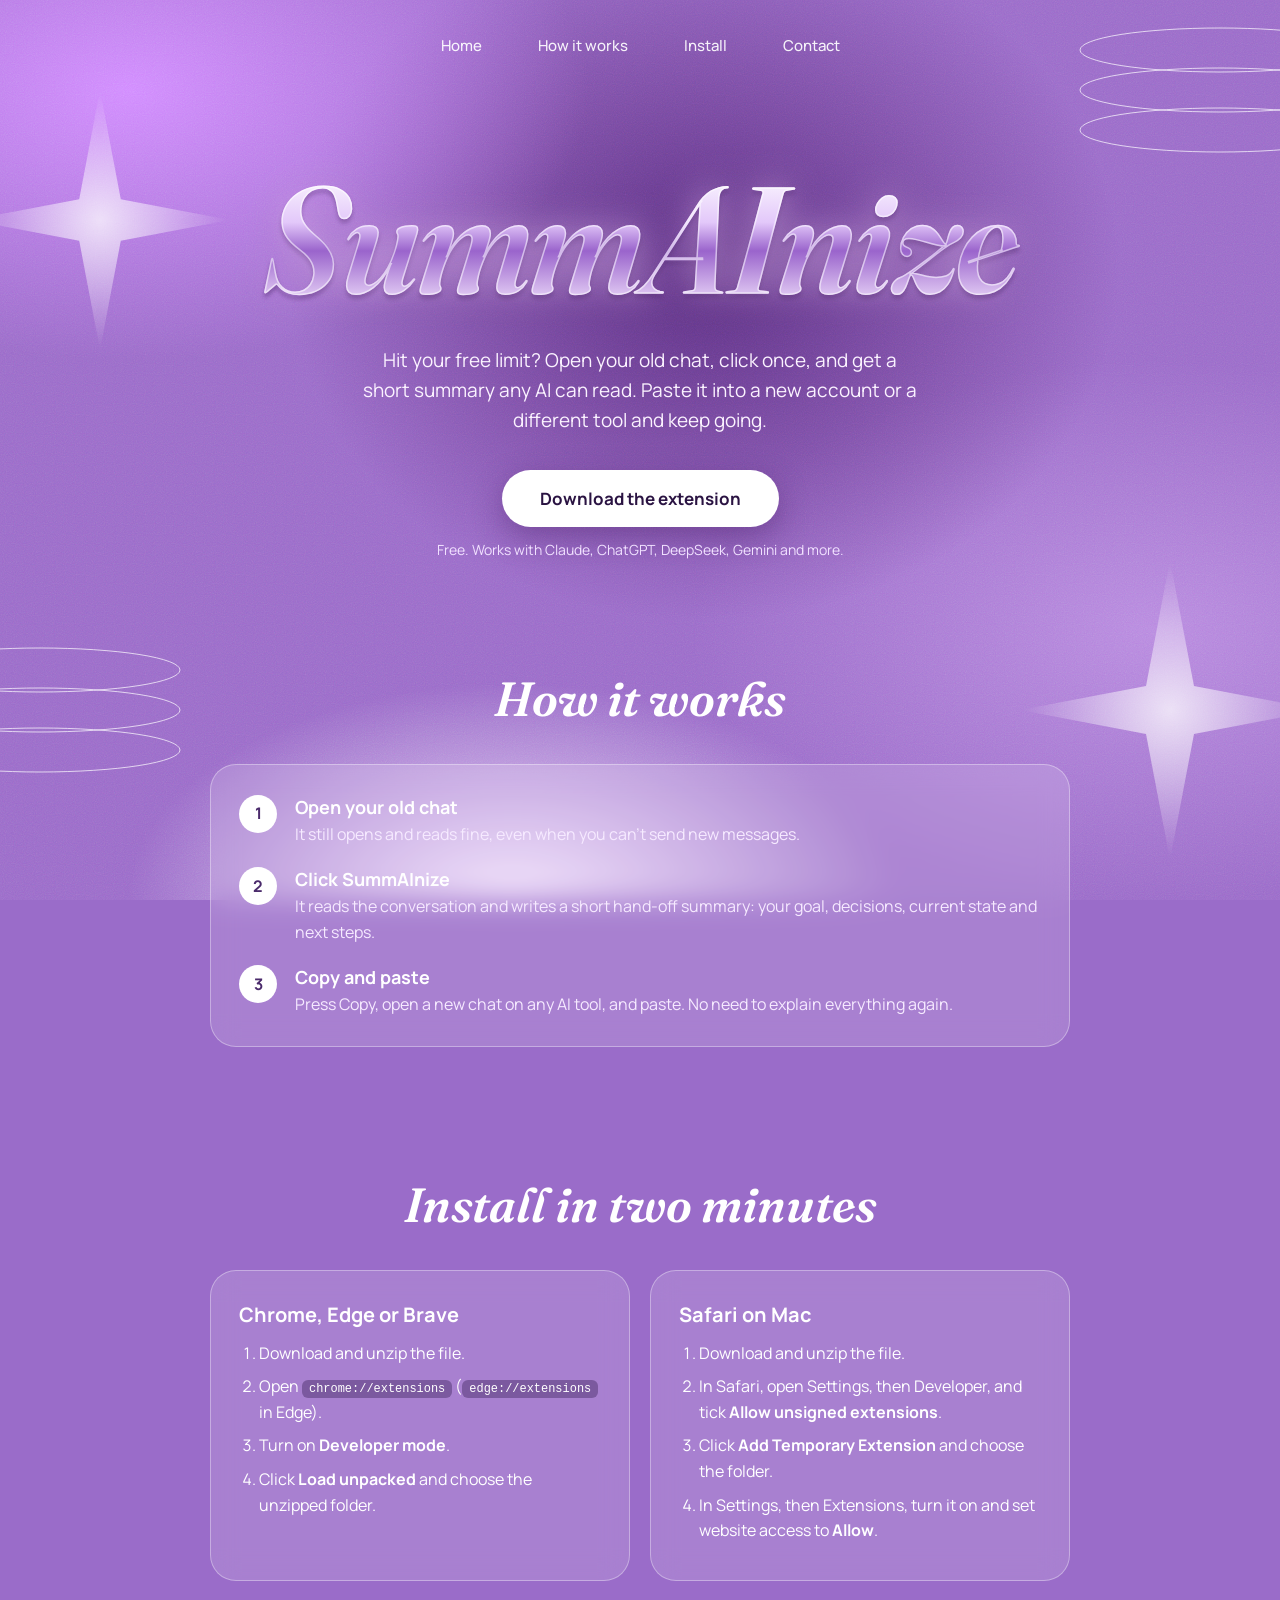
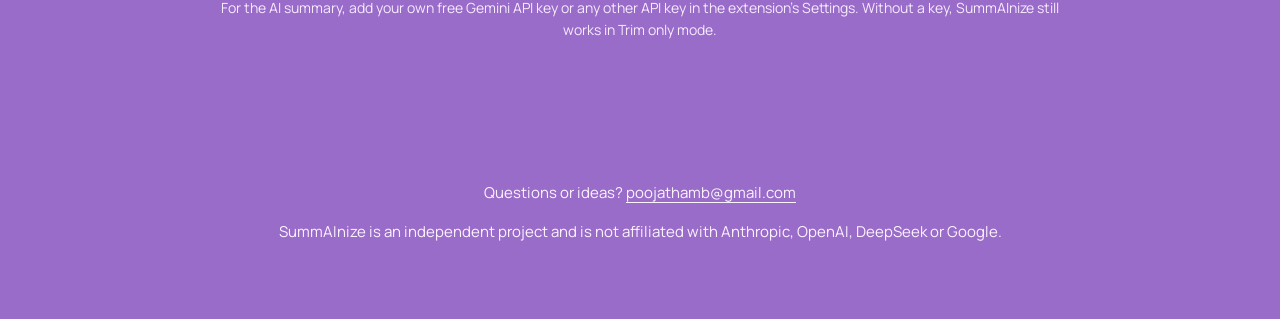
<file: Website/index.html>
<!doctype html>
<html lang="en">
<head>
<meta charset="utf-8">
<meta name="viewport" content="width=device-width, initial-scale=1">
<title>SummAInize – carry your AI chat to any account</title>
<meta name="description" content="SummAInize turns your current AI chat into a short summary you can paste into Claude, ChatGPT, DeepSeek or any other AI tool.">
<link rel="preconnect" href="https://fonts.googleapis.com">
<link rel="preconnect" href="https://fonts.gstatic.com" crossorigin>
<link href="https://fonts.googleapis.com/css2?family=Fraunces:ital,opsz,wght@1,9..144,600&family=Manrope:wght@400;500;700&display=swap" rel="stylesheet">
<style>
:root{
  --deep:#4a2a6b; --mid:#8e5fc0; --lilac:#c79af0; --pale:#f0defc; --ink:#2a1342; --white:#fff;
}
*{box-sizing:border-box}
html{scroll-behavior:smooth}
body{
  margin:0; font-family:Manrope,system-ui,sans-serif; color:var(--white); line-height:1.6;
  background:
    radial-gradient(60% 50% at 10% 10%, #d28cff 0%, transparent 60%),
    radial-gradient(50% 60% at 55% 30%, #5b2f80 0%, transparent 65%),
    radial-gradient(60% 50% at 90% 70%, #b98be0 0%, transparent 60%),
    radial-gradient(50% 40% at 40% 100%, #f0defc 0%, transparent 60%),
    #9a6cc9;
  background-attachment:fixed;
  min-height:100vh; overflow-x:hidden; position:relative;
}
/* film grain */
body::before{
  content:""; position:fixed; inset:0; pointer-events:none; opacity:.22; mix-blend-mode:overlay; z-index:0;
  background-image:url("data:image/svg+xml;utf8,<svg xmlns='http://www.w3.org/2000/svg' width='160' height='160'><filter id='n'><feTurbulence type='fractalNoise' baseFrequency='.9' numOctaves='2'/></filter><rect width='100%' height='100%' filter='url(%23n)'/></svg>");
}
.deco{position:absolute; pointer-events:none; z-index:0}
.star{width:260px;height:260px;background:radial-gradient(circle, #fff 0%, rgba(255,255,255,.0) 70%);
  clip-path:polygon(50% 0,58% 42%,100% 50%,58% 58%,50% 100%,42% 58%,0 50%,42% 42%);opacity:.75;filter:blur(1px)}
.s1{top:90px;left:-30px}
.s2{top:560px;right:-40px;width:300px;height:300px}
.rings{width:300px;height:140px}
.r1{top:20px;right:-90px}
.r2{top:640px;left:-110px}
main,header,footer{position:relative;z-index:1}
a{color:inherit}
:focus-visible{outline:3px solid var(--white);outline-offset:3px;border-radius:6px}

header nav{display:flex;justify-content:center;gap:clamp(18px,5vw,56px);padding:34px 20px 0;font-size:15px;font-weight:500}
header nav a{text-decoration:none;opacity:.92}
header nav a:hover{opacity:1;text-decoration:underline;text-underline-offset:6px}

.hero{text-align:center;padding:clamp(50px,9vw,110px) 20px 40px;max-width:980px;margin:0 auto}
h1{
  font-family:Fraunces,Georgia,serif;font-style:italic;font-weight:600;
  font-size:clamp(54px,13vw,150px);line-height:.95;margin:0;letter-spacing:-.01em;
  background:linear-gradient(180deg,#fff 0%,#e3c8fa 38%,#9a64cc 58%,#f6e8ff 100%);
  -webkit-background-clip:text;background-clip:text;color:transparent;
  -webkit-text-stroke:1.5px rgba(255,255,255,.55);
  filter:drop-shadow(0 0 18px rgba(240,200,255,.65)) drop-shadow(0 4px 2px rgba(60,20,90,.45));
}
.lede{max-width:560px;margin:34px auto 0;font-size:clamp(16px,2.2vw,19px);color:#fbf3ff}
.cta{margin-top:34px;display:flex;flex-direction:column;align-items:center;gap:12px}
.btn{
  display:inline-block;background:var(--white);color:var(--ink);font-weight:700;font-size:17px;
  padding:15px 38px;border-radius:999px;text-decoration:none;
  box-shadow:0 10px 30px rgba(60,20,90,.35);transition:transform .15s, box-shadow .15s;
}
.btn:hover{transform:translateY(-2px);box-shadow:0 14px 34px rgba(60,20,90,.45)}
.note{font-size:14px;color:#f1e1ff;margin:0}

section{max-width:900px;margin:0 auto;padding:60px 20px}
h2{font-family:Fraunces,Georgia,serif;font-style:italic;font-weight:600;font-size:clamp(32px,5vw,48px);margin:0 0 26px;text-align:center}
.glass{
  background:rgba(255,255,255,.14);border:1px solid rgba(255,255,255,.35);
  backdrop-filter:blur(14px);-webkit-backdrop-filter:blur(14px);border-radius:26px;padding:28px;
}
ol.steps{list-style:none;margin:0;padding:0;display:grid;gap:18px;counter-reset:s}
ol.steps li{counter-increment:s;display:flex;gap:18px;align-items:flex-start}
ol.steps li::before{
  content:counter(s);flex:none;width:38px;height:38px;border-radius:50%;
  background:var(--white);color:var(--deep);font-weight:700;display:grid;place-items:center;margin-top:2px;
}
ol.steps strong{display:block;font-size:18px}
ol.steps span{color:#f6eaff}

.cols{display:grid;grid-template-columns:repeat(auto-fit,minmax(300px,1fr));gap:20px}
.cols h3{margin:0 0 10px;font-size:20px}
.cols ol{margin:0;padding-left:20px}
.cols li{margin-bottom:8px}
code{background:rgba(42,19,66,.35);padding:2px 7px;border-radius:6px;font-size:.92em}
.small{font-size:14px;color:#f6eaff;margin-top:16px}

footer{text-align:center;padding:50px 20px 60px;font-size:15px;color:#fbf3ff}
footer a{text-underline-offset:4px}

@media (max-width:640px){.star{opacity:.5}.glass{padding:22px}}
@media (prefers-reduced-motion:reduce){*{transition:none!important;scroll-behavior:auto!important}}
</style>
</head>
<body>

<div class="deco star s1" aria-hidden="true"></div>
<div class="deco star s2" aria-hidden="true"></div>
<svg class="deco rings r1" viewBox="0 0 300 140" fill="none" stroke="#fff" stroke-opacity=".7" aria-hidden="true">
  <ellipse cx="150" cy="30" rx="140" ry="22"/><ellipse cx="150" cy="70" rx="140" ry="22"/><ellipse cx="150" cy="110" rx="140" ry="22"/>
</svg>
<svg class="deco rings r2" viewBox="0 0 300 140" fill="none" stroke="#fff" stroke-opacity=".7" aria-hidden="true">
  <ellipse cx="150" cy="30" rx="140" ry="22"/><ellipse cx="150" cy="70" rx="140" ry="22"/><ellipse cx="150" cy="110" rx="140" ry="22"/>
</svg>

<header>
  <nav aria-label="Main">
    <a href="#top">Home</a>
    <a href="#how">How it works</a>
    <a href="#install">Install</a>
    <a href="#contact">Contact</a>
  </nav>
</header>

<main id="top">
  <div class="hero">
    <h1>SummAInize</h1>
    <p class="lede">Hit your free limit? Open your old chat, click once, and get a short summary any AI can read. Paste it into a new account or a different tool and keep going.</p>
    <div class="cta">
      <!-- Put SummAInize.zip in the same folder as this page -->
      <a class="btn" href="SummAInize-Extension.zip" download>Download the extension</a>
      <p class="note">Free. Works with Claude, ChatGPT, DeepSeek, Gemini and more.</p>
    </div>
  </div>

  <section id="how">
    <h2>How it works</h2>
    <div class="glass">
      <ol class="steps">
        <li><div><strong>Open your old chat</strong><span>It still opens and reads fine, even when you can’t send new messages.</span></div></li>
        <li><div><strong>Click SummAInize</strong><span>It reads the conversation and writes a short hand-off summary: your goal, decisions, current state and next steps.</span></div></li>
        <li><div><strong>Copy and paste</strong><span>Press Copy, open a new chat on any AI tool, and paste. No need to explain everything again.</span></div></li>
      </ol>
    </div>
  </section>

  <section id="install">
    <h2>Install in two minutes</h2>
    <div class="cols">
      <div class="glass">
        <h3>Chrome, Edge or Brave</h3>
        <ol>
          <li>Download and unzip the file.</li>
          <li>Open <code>chrome://extensions</code> (<code>edge://extensions</code> in Edge).</li>
          <li>Turn on <strong>Developer mode</strong>.</li>
          <li>Click <strong>Load unpacked</strong> and choose the unzipped folder.</li>
        </ol>
      </div>
      <div class="glass">
        <h3>Safari on Mac</h3>
        <ol>
          <li>Download and unzip the file.</li>
          <li>In Safari, open Settings, then Developer, and tick <strong>Allow unsigned extensions</strong>.</li>
          <li>Click <strong>Add Temporary Extension</strong> and choose the folder.</li>
          <li>In Settings, then Extensions, turn it on and set website access to <strong>Allow</strong>.</li>
        </ol>
      </div>
    </div>
    <p class="small" style="text-align:center">For the AI summary, add your own free Gemini API key or any other API key in the extension’s  Settings. Without a key, SummAInize still works in Trim only mode.</p>
  </section>
</main>

<footer id="contact">
  <p>Questions or ideas? <a href="mailto:you@example.com">poojathamb@gmail.com</a></p>
  <p>SummAInize is an independent project and is not affiliated with Anthropic, OpenAI, DeepSeek or Google.</p>
</footer>

</body>
</html>
</file>
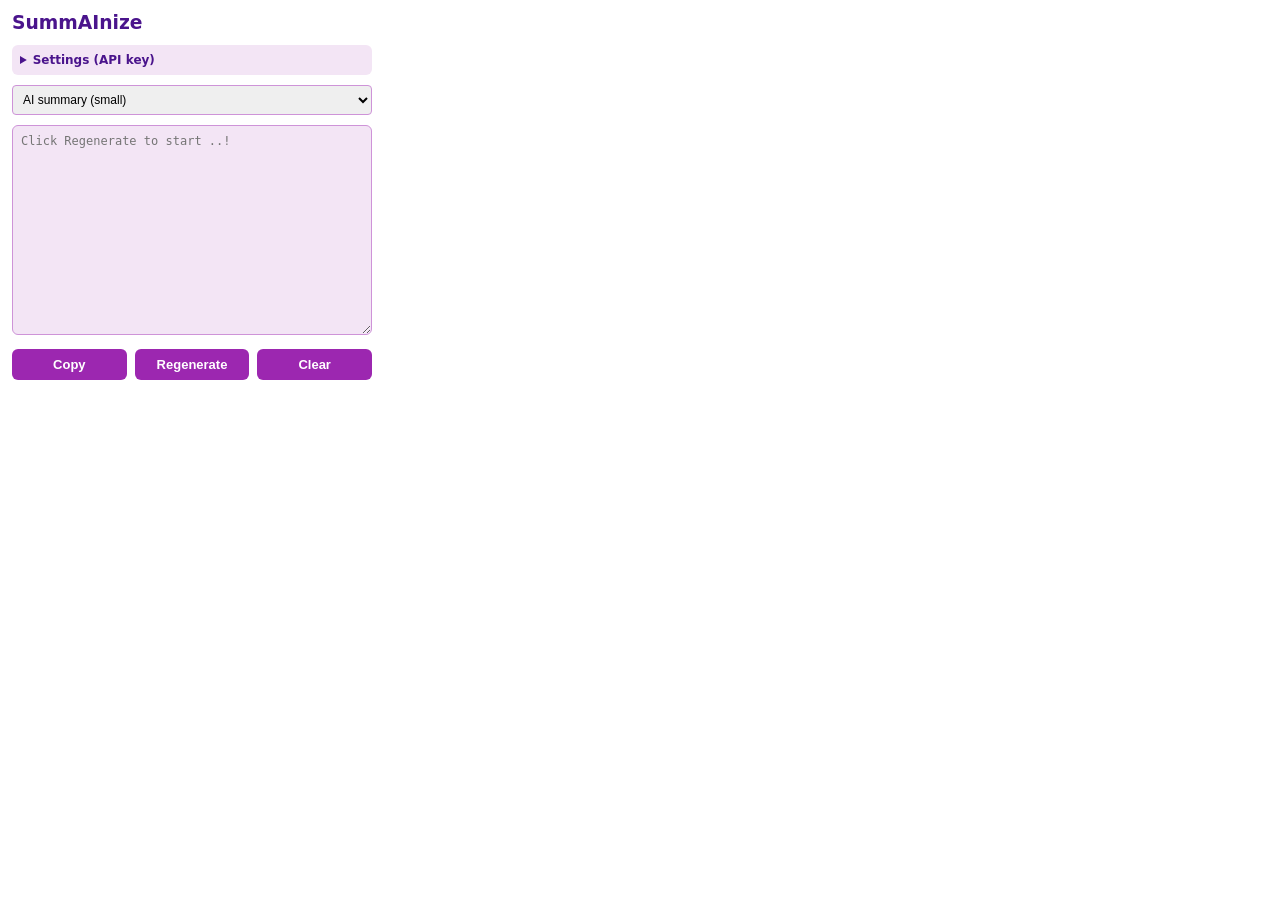
<file: extension/page.html>
<!doctype html>
<html>
<head>
<meta charset="utf-8">
<link rel="stylesheet" type="text/css" href="style.css">
</head>
<body>
<h3>SummAInize</h3>

<details id="settings">
  <summary>Settings (API key)</summary>
  <div class="row"><input id="key" type="password" placeholder="Gemini API key" style="flex:1"></div>
  <div class="row"><input id="model" placeholder="Model ID" style="flex:1" value="gemini-3.5-flash-lite"></div>
  <!-- <div class="row"><input id="model2" placeholder="Backup model ID" style="flex:1"></div> -->
  <div class="row"><button id="savekey" class="alt" style="width:100%">Save settings</button></div> 
</details>

<div class="row">
  <select id="mode" style="flex:1">
    <option value="ai">AI summary (small)</option>
    <option value="trim">Trim only (no API)</option>
  </select>
</div>

<textarea id="out" readonly placeholder="Click Regenerate to start ..!" style="background:#F3E5F5"></textarea>

<div class="row">
  <button id="copy" style="flex:1">Copy</button>
  <button id="regen" style="flex:1">Regenerate</button>
  <button id="clear" style="flex:1; background:#9C27B0;">Clear</button>
</div>

<div id="s"></div>

<script src="main.js"></script>
</body>
</html>
</file>
<file: extension/style.css>
body {
    font-family: system-ui, -apple-system, sans-serif;
    width: 360px;
    padding: 12px;
    margin: 0;
    background: #ffffff;
    color: #333;
  }
  h3 {
    margin: 0 0 12px;
    color: #4a148c; 
  }
  input, select {
    font-size: 12px;
    padding: 6px;
    box-sizing: border-box;
    border: 1px solid #ce93d8;
    border-radius: 4px;
    outline: none;
  }
  input:focus, select:focus {
    border-color: #9C27B0;
  }
  textarea {
    width: 100%;
    height: 210px;
    box-sizing: border-box;
    font-size: 12px;
    border: 1px solid #ce93d8;
    border-radius: 6px;
    padding: 8px;
    resize: vertical;
  }
  button {
    padding: 8px 12px;
    border: 0;
    border-radius: 6px;
    background: #9C27B0; 
    color: #fff;
    font-size: 13px;
    font-weight: 600;
    cursor: pointer;
    transition: background 0.2s, transform 0.1s;
  }
  button:hover {
    background: #7B1FA2; 
  }
  button:active {
    transform: scale(0.96);
  }
  button.alt {
    background: #AB47BC; 
  }
  button.alt:hover {
    background: #8E24AA;
  }
  .row {
    display: flex;
    gap: 8px;
    margin: 10px 0;
    align-items: center;
    font-size: 12px;
  }
  #s {
    font-size: 12px;
    color: #2E7D32; 
    min-height: 16px;
    margin-top: 8px;
    font-weight: 500;
  }
  details {
    font-size: 12px;
    margin-bottom: 10px;
    background: #F3E5F5; 
    padding: 8px;
    border-radius: 6px;
  }
  summary {
    cursor: pointer;
    font-weight: 600;
    color: #4a148c;
  }
</file>
